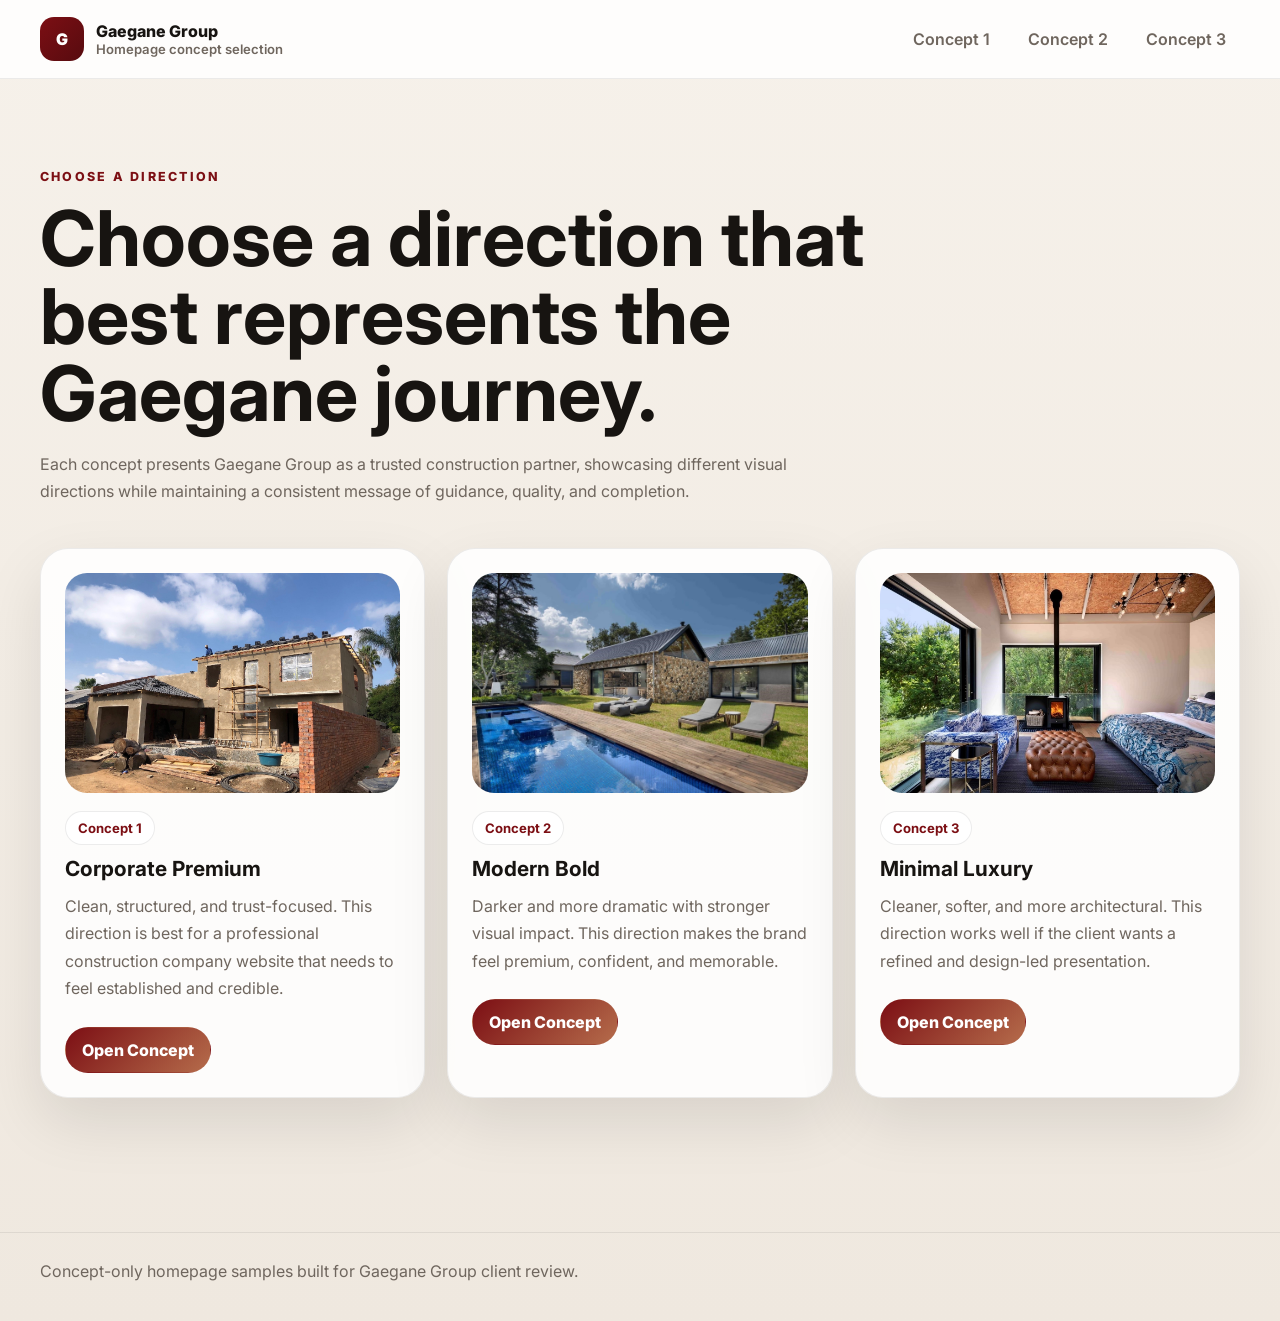
<file: gaegane-hero-samples-final/index.html>
<!doctype html>
<html lang="en">
<head>
<meta charset="UTF-8"><meta name="viewport" content="width=device-width, initial-scale=1.0">
<title>Gaegane Group — Homepage Concepts</title>
<link rel="preconnect" href="https://fonts.googleapis.com">
<link rel="preconnect" href="https://fonts.gstatic.com" crossorigin>
<link href="https://fonts.googleapis.com/css2?family=Inter:wght@400;500;600;700;800;900&display=swap" rel="stylesheet">
<link rel="stylesheet" href="shared.css">
<style>
body{background:linear-gradient(180deg,#f6f1ea,#efe8df)}
.hero{padding:86px 0 46px}
.selector-head{max-width:920px}
.selector-head p{max-width:760px}
</style>
</head>
<body>
<header class="site-header">
  <div class="container nav">
    <a class="brand" href="index.html">
      <span class="brand-mark">G</span>
      <span>Gaegane Group<br><small>Homepage concept selection</small></span>
    </a>
    <nav class="nav-links">
      <a href="concept-1-corporate.html">Concept 1</a>
      <a href="concept-2-bold.html">Concept 2</a>
      <a href="concept-3-minimal.html">Concept 3</a>
    </nav>
  </div>
</header>

<main class="hero">
  <section class="container">
    <div class="selector-head">
      <span class="eyebrow">Choose a direction</span>
      <h1>Choose a direction that best represents the Gaegane journey.</h1>
      <p>Each concept presents Gaegane Group as a trusted construction partner, showcasing different visual directions while maintaining a consistent message of guidance, quality, and completion.</p>
    </div>
  </section>

  <section class="container section" style="padding-top:28px">
    <div class="selector-grid">
      <article class="card selector-card">
        <div class="selector-thumb"><img src="images/diedericks-near.jpg" alt=""></div>
        <span class="tag">Concept 1</span>
        <h3>Corporate Premium</h3>
        <p>Clean, structured, and trust-focused. This direction is best for a professional construction company website that needs to feel established and credible.</p>
        <a class="btn btn-primary" href="concept-1-corporate.html">Open Concept</a>
      </article>

      <article class="card selector-card">
        <div class="selector-thumb"><img src="images/river-outdoor.jpg" alt=""></div>
        <span class="tag">Concept 2</span>
        <h3>Modern Bold</h3>
        <p>Darker and more dramatic with stronger visual impact. This direction makes the brand feel premium, confident, and memorable.</p>
        <a class="btn btn-primary" href="concept-2-bold.html">Open Concept</a>
      </article>

      <article class="card selector-card">
        <div class="selector-thumb"><img src="images/river-bedroom.jpg" alt=""></div>
        <span class="tag">Concept 3</span>
        <h3>Minimal Luxury</h3>
        <p>Cleaner, softer, and more architectural. This direction works well if the client wants a refined and design-led presentation.</p>
        <a class="btn btn-primary" href="concept-3-minimal.html">Open Concept</a>
      </article>
    </div>
  </section>
</main>

<footer class="footer">
  <div class="container">Concept-only homepage samples built for Gaegane Group client review.</div>
</footer>
</body>
</html>
</file>
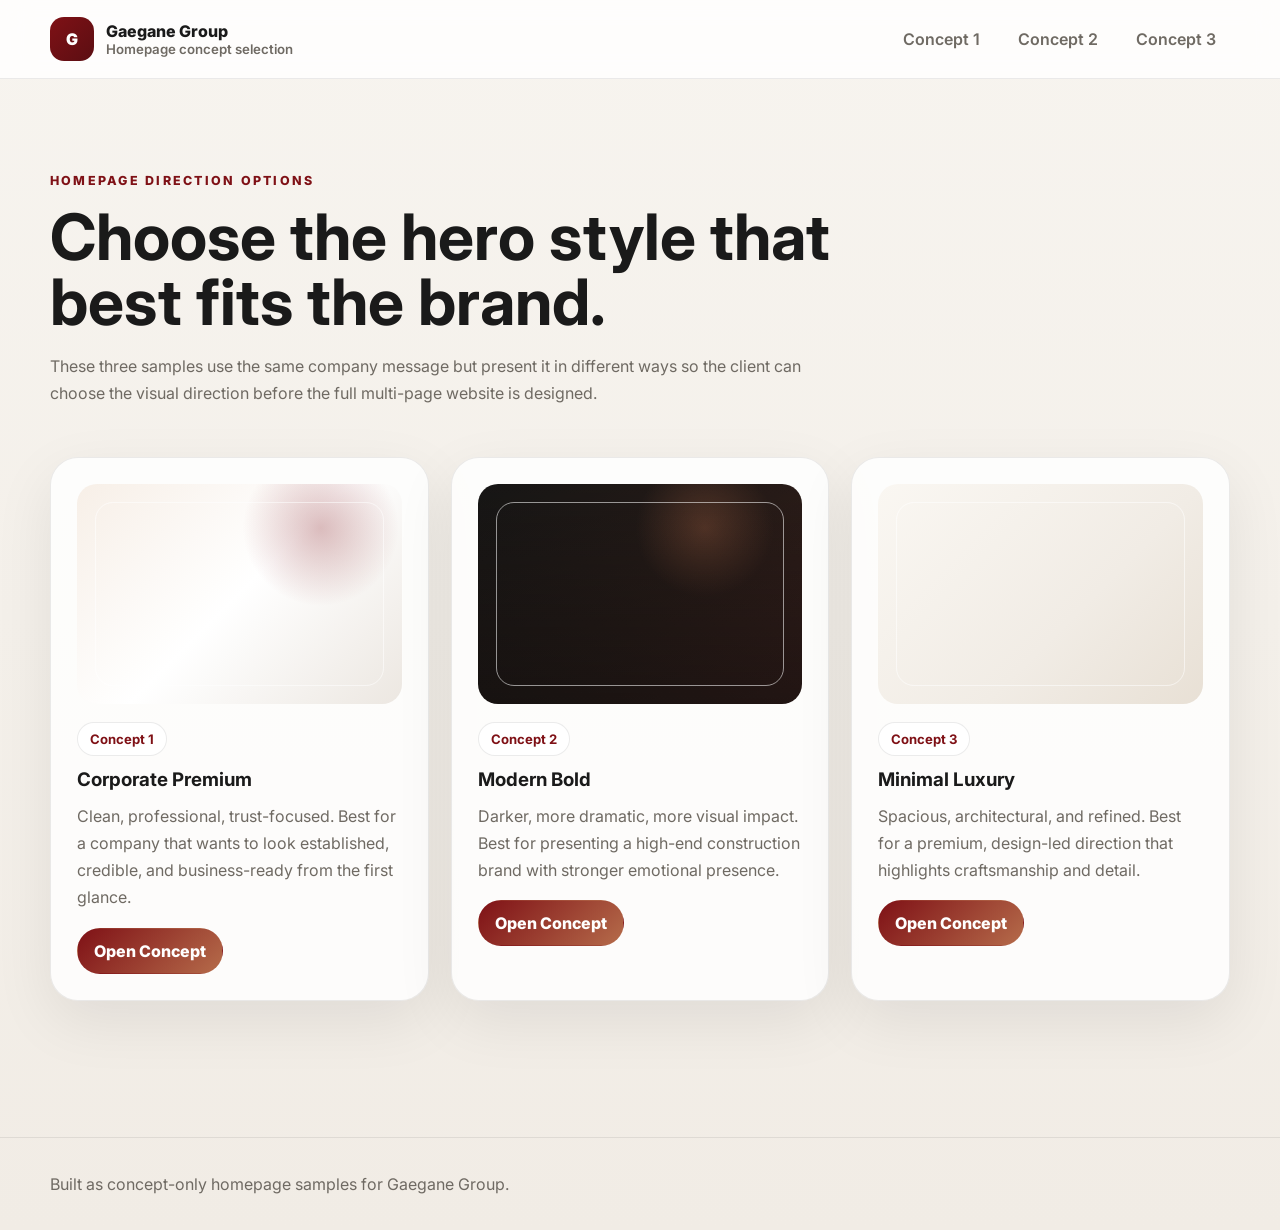
<file: gaegane-hero-samples/index.html>
<!doctype html>
<html lang="en">
<head>
  <meta charset="UTF-8" />
  <meta name="viewport" content="width=device-width, initial-scale=1.0" />
  <title>Gaegane Group — Hero Concepts</title>
  <link rel="preconnect" href="https://fonts.googleapis.com">
  <link rel="preconnect" href="https://fonts.gstatic.com" crossorigin>
  <link href="https://fonts.googleapis.com/css2?family=Inter:wght@400;500;600;700;800;900&display=swap" rel="stylesheet">
  <link rel="stylesheet" href="shared.css" />
  <style>
    body{background:linear-gradient(180deg,#f7f4ef,#f1ece5)}
    .hero-wrap{padding:90px 0 48px}
    .selector-head{max-width:900px}
    .selector-head p{max-width:760px}
    .option-card .actions{display:flex;gap:12px;flex-wrap:wrap;margin-top:16px}
    .option-card .btn{min-height:46px;padding:0 16px}
  </style>
</head>
<body>
  <header class="site-header">
    <div class="container nav">
      <a class="brand" href="index.html">
        <span class="brand-mark">G</span>
        <span>Gaegane Group<br><small>Homepage concept selection</small></span>
      </a>
      <nav class="nav-links">
        <a href="concept-1-corporate.html">Concept 1</a>
        <a href="concept-2-bold.html">Concept 2</a>
        <a href="concept-3-minimal.html">Concept 3</a>
      </nav>
    </div>
  </header>

  <main class="hero-wrap">
    <section class="container">
      <div class="selector-head">
        <span class="eyebrow">Homepage direction options</span>
        <h1>Choose the hero style that best fits the brand.</h1>
        <p>These three samples use the same company message but present it in different ways so the client can choose the visual direction before the full multi-page website is designed.</p>
      </div>
    </section>

    <section class="container section" style="padding-top:36px">
      <div class="options-grid">
        <article class="card option-card">
          <div class="option-thumb one"></div>
          <span class="tag">Concept 1</span>
          <h3>Corporate Premium</h3>
          <p>Clean, professional, trust-focused. Best for a company that wants to look established, credible, and business-ready from the first glance.</p>
          <div class="actions">
            <a class="btn btn-primary" href="concept-1-corporate.html">Open Concept</a>
          </div>
        </article>

        <article class="card option-card">
          <div class="option-thumb two"></div>
          <span class="tag">Concept 2</span>
          <h3>Modern Bold</h3>
          <p>Darker, more dramatic, more visual impact. Best for presenting a high-end construction brand with stronger emotional presence.</p>
          <div class="actions">
            <a class="btn btn-primary" href="concept-2-bold.html">Open Concept</a>
          </div>
        </article>

        <article class="card option-card">
          <div class="option-thumb three"></div>
          <span class="tag">Concept 3</span>
          <h3>Minimal Luxury</h3>
          <p>Spacious, architectural, and refined. Best for a premium, design-led direction that highlights craftsmanship and detail.</p>
          <div class="actions">
            <a class="btn btn-primary" href="concept-3-minimal.html">Open Concept</a>
          </div>
        </article>
      </div>
    </section>
  </main>

  <footer class="footer">
    <div class="container">
      Built as concept-only homepage samples for Gaegane Group.
    </div>
  </footer>
</body>
</html>
</file>
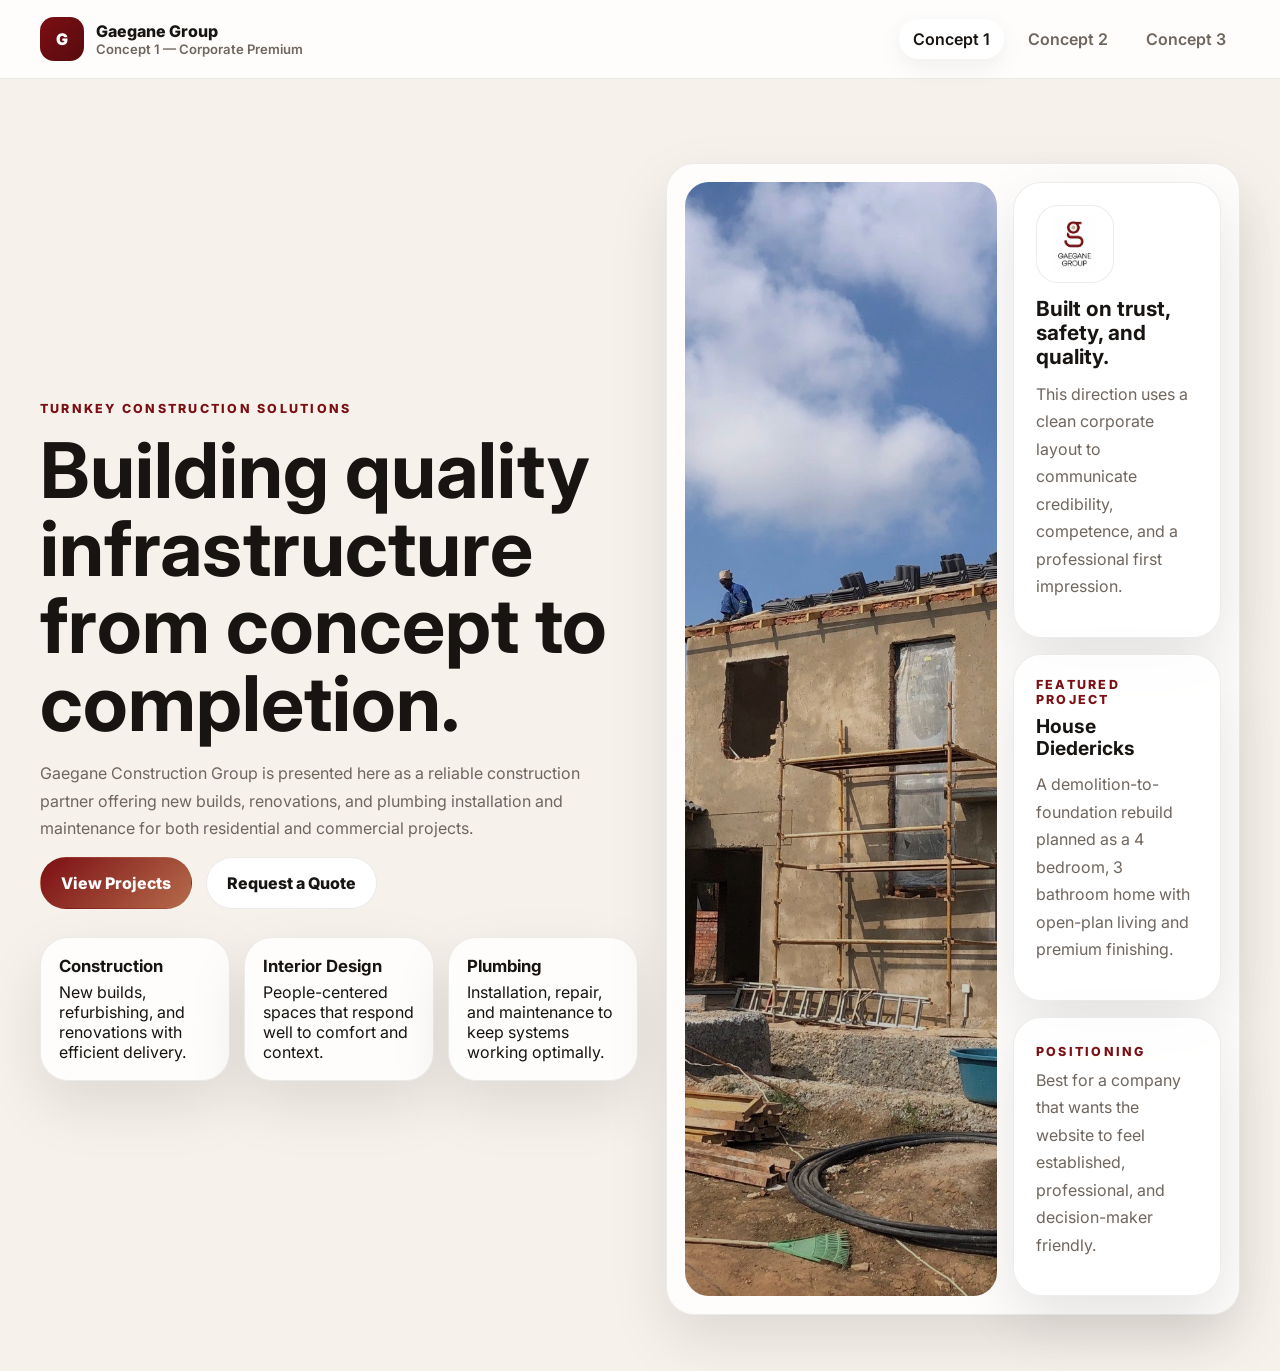
<file: gaegane-hero-samples-final/concept-1-corporate.html>
<!doctype html>
<html lang="en">
<head>
<meta charset="UTF-8"><meta name="viewport" content="width=device-width, initial-scale=1.0">
<title>Concept 1 — Corporate Premium</title>
<link rel="preconnect" href="https://fonts.googleapis.com">
<link rel="preconnect" href="https://fonts.gstatic.com" crossorigin>
<link href="https://fonts.googleapis.com/css2?family=Inter:wght@400;500;600;700;800;900&display=swap" rel="stylesheet">
<link rel="stylesheet" href="shared.css">
<style>
.hero{padding:84px 0 56px}
.hero-grid{display:grid;grid-template-columns:1.02fr .98fr;gap:28px;align-items:center}
.visual{padding:18px}
.visual-grid{display:grid;grid-template-columns:1.2fr .8fr;gap:16px;min-height:560px}
.hero-image{position:relative;overflow:hidden;border-radius:24px}
.hero-image img{width:100%;height:100%;object-fit:cover}
.hero-image::after{content:"";position:absolute;inset:0;background:linear-gradient(180deg,rgba(0,0,0,.08),rgba(0,0,0,.24))}
.info-stack{display:grid;gap:16px}
.info-card{padding:22px}
.logo-badge{width:78px;height:78px;border-radius:22px;background:#fff;display:grid;place-items:center;border:1px solid rgba(0,0,0,.08);margin-bottom:14px}
.logo-badge img{width:54px;height:54px;object-fit:contain}
.mini-grid{display:grid;grid-template-columns:repeat(3,1fr);gap:14px;margin-top:28px}
.mini-grid .card{padding:18px}
.mini-grid strong{display:block;color:var(--text);font-size:1.05rem;margin-bottom:6px}
@media (max-width:980px){.hero-grid,.visual-grid,.mini-grid{grid-template-columns:1fr}}
</style>
</head>
<body>
<header class="site-header">
  <div class="container nav">
    <a class="brand" href="index.html"><span class="brand-mark">G</span><span>Gaegane Group<br><small>Concept 1 — Corporate Premium</small></span></a>
    <nav class="nav-links">
      <a class="active" href="concept-1-corporate.html">Concept 1</a>
      <a href="concept-2-bold.html">Concept 2</a>
      <a href="concept-3-minimal.html">Concept 3</a>
    </nav>
  </div>
</header>

<main class="hero">
  <div class="container hero-grid">
    <section>
      <span class="eyebrow">Turnkey construction solutions</span>
      <h1>Building quality infrastructure from concept to completion.</h1>
      <p>Gaegane Construction Group is presented here as a reliable construction partner offering new builds, renovations, and plumbing installation and maintenance for both residential and commercial projects.</p>
      <div class="btn-row">
        <a class="btn btn-primary" href="#">View Projects</a>
        <a class="btn btn-secondary" href="#">Request a Quote</a>
      </div>
      <div class="mini-grid">
        <div class="card"><strong>Construction</strong><span>New builds, refurbishing, and renovations with efficient delivery.</span></div>
        <div class="card"><strong>Interior Design</strong><span>People-centered spaces that respond well to comfort and context.</span></div>
        <div class="card"><strong>Plumbing</strong><span>Installation, repair, and maintenance to keep systems working optimally.</span></div>
      </div>
    </section>

    <section class="card visual">
      <div class="visual-grid">
        <div class="hero-image">
          <img src="images/diedericks-near.jpg" alt="Gaegane residential construction project">
        </div>
        <div class="info-stack">
          <div class="card info-card">
            <div class="logo-badge"><img src="images/logo.jpg" alt="Gaegane logo"></div>
            <h3>Built on trust, safety, and quality.</h3>
            <p>This direction uses a clean corporate layout to communicate credibility, competence, and a professional first impression.</p>
          </div>
          <div class="card info-card">
            <span class="eyebrow" style="margin-bottom:8px">Featured project</span>
            <h3 style="font-size:1.2rem">House Diedericks</h3>
            <p>A demolition-to-foundation rebuild planned as a 4 bedroom, 3 bathroom home with open-plan living and premium finishing.</p>
          </div>
          <div class="card info-card">
            <span class="eyebrow" style="margin-bottom:8px">Positioning</span>
            <p>Best for a company that wants the website to feel established, professional, and decision-maker friendly.</p>
          </div>
        </div>
      </div>
    </section>
  </div>
</main>
</body>
</html>
</file>
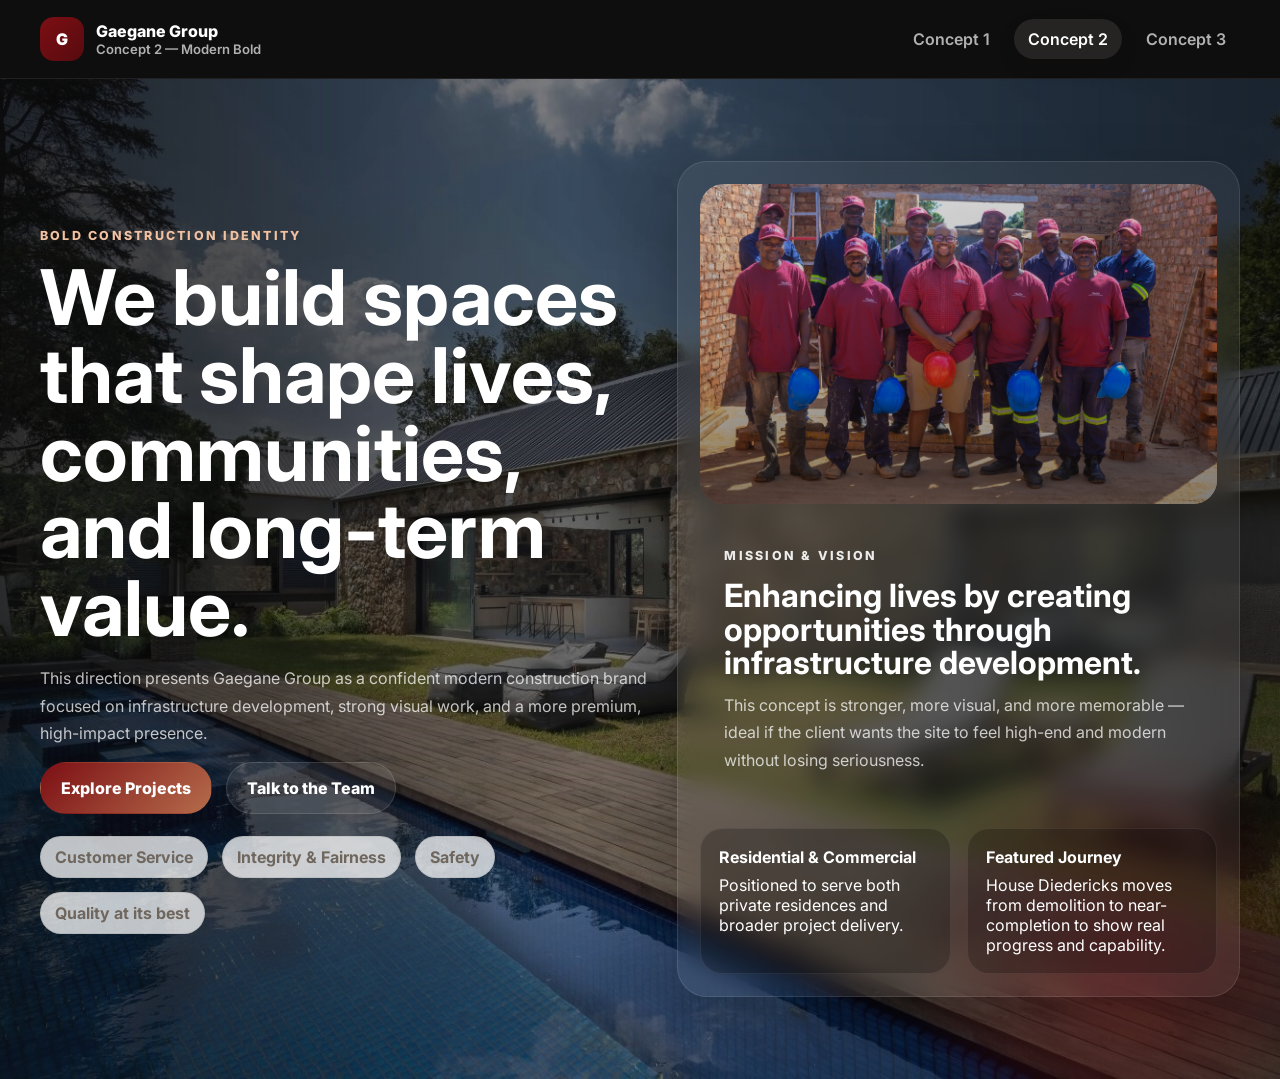
<file: gaegane-hero-samples-final/concept-2-bold.html>
<!doctype html>
<html lang="en">
<head>
<meta charset="UTF-8"><meta name="viewport" content="width=device-width, initial-scale=1.0">
<title>Concept 2 — Modern Bold</title>
<link rel="preconnect" href="https://fonts.googleapis.com">
<link rel="preconnect" href="https://fonts.gstatic.com" crossorigin>
<link href="https://fonts.googleapis.com/css2?family=Inter:wght@400;500;600;700;800;900&display=swap" rel="stylesheet">
<link rel="stylesheet" href="shared.css">
<style>
body{background:#131211;color:#fff}
p,li{color:rgba(255,255,255,.74)}
.site-header{background:rgba(15,14,14,.75);border-bottom-color:rgba(255,255,255,.08)}
.nav-links a{color:rgba(255,255,255,.68)}
.nav-links a.active,.nav-links a:hover{background:rgba(255,255,255,.09);color:#fff}
.hero{min-height:calc(100vh - 78px);position:relative;overflow:hidden}
.hero::before{content:"";position:absolute;inset:0;background:
 linear-gradient(90deg,rgba(10,10,10,.82),rgba(10,10,10,.50) 45%,rgba(10,10,10,.72)),
 url('images/river-outdoor.jpg') center/cover no-repeat}
.hero::after{content:"";position:absolute;inset:auto auto -14% 68%;width:40vw;height:40vw;border-radius:50%;background:radial-gradient(circle,rgba(124,15,20,.45),transparent 62%)}
.hero-inner{position:relative;z-index:1;display:grid;grid-template-columns:1fr .92fr;gap:26px;align-items:center;padding:82px 0}
.left h1{max-width:720px}
.eyebrow{color:#f2c1a1}
.btn-secondary{background:rgba(255,255,255,.08);border-color:rgba(255,255,255,.12);color:#fff}
.info-panel{padding:22px;background:rgba(255,255,255,.06);border:1px solid rgba(255,255,255,.10);border-radius:30px;backdrop-filter:blur(12px);box-shadow:0 24px 60px rgba(0,0,0,.24)}
.panel-grid{display:grid;gap:16px}
.hero-top{overflow:hidden;border-radius:24px;position:relative;height:320px}
.hero-top img{width:100%;height:100%;object-fit:cover}
.hero-top::after{content:"";position:absolute;inset:0;background:linear-gradient(180deg,rgba(0,0,0,.10),rgba(0,0,0,.44))}
.hero-copy{padding:24px}
.split-cards{display:grid;grid-template-columns:1fr 1fr;gap:16px}
.mini{padding:18px;border-radius:22px;background:rgba(0,0,0,.22);border:1px solid rgba(255,255,255,.08)}
.mini strong{display:block;color:#fff;margin-bottom:8px}
@media (max-width:980px){.hero-inner,.split-cards{grid-template-columns:1fr}}
</style>
</head>
<body>
<header class="site-header">
  <div class="container nav">
    <a class="brand" href="index.html"><span class="brand-mark">G</span><span>Gaegane Group<br><small style="color:rgba(255,255,255,.68)">Concept 2 — Modern Bold</small></span></a>
    <nav class="nav-links">
      <a href="concept-1-corporate.html">Concept 1</a>
      <a class="active" href="concept-2-bold.html">Concept 2</a>
      <a href="concept-3-minimal.html">Concept 3</a>
    </nav>
  </div>
</header>

<main class="hero">
  <div class="container hero-inner">
    <section class="left">
      <span class="eyebrow">Bold construction identity</span>
      <h1>We build spaces that shape lives, communities, and long-term value.</h1>
      <p>This direction presents Gaegane Group as a confident modern construction brand focused on infrastructure development, strong visual work, and a more premium, high-impact presence.</p>
      <div class="btn-row">
        <a class="btn btn-primary" href="#">Explore Projects</a>
        <a class="btn btn-secondary" href="#">Talk to the Team</a>
      </div>
      <div class="pill-row" style="margin-top:22px">
        <span class="pill">Customer Service</span>
        <span class="pill">Integrity & Fairness</span>
        <span class="pill">Safety</span>
        <span class="pill">Quality at its best</span>
      </div>
    </section>

    <section class="info-panel">
      <div class="panel-grid">
        <div class="hero-top">
          <img src="images/team.jpg" alt="Gaegane construction team">
        </div>
        <div class="hero-copy">
          <span class="eyebrow" style="color:#fff;opacity:.9">Mission & Vision</span>
          <h3 style="font-size:2rem;line-height:1.05;margin-bottom:12px">Enhancing lives by creating opportunities through infrastructure development.</h3>
          <p>This concept is stronger, more visual, and more memorable — ideal if the client wants the site to feel high-end and modern without losing seriousness.</p>
        </div>
        <div class="split-cards">
          <div class="mini">
            <strong>Residential & Commercial</strong>
            <span>Positioned to serve both private residences and broader project delivery.</span>
          </div>
          <div class="mini">
            <strong>Featured Journey</strong>
            <span>House Diedericks moves from demolition to near-completion to show real progress and capability.</span>
          </div>
        </div>
      </div>
    </section>
  </div>
</main>
</body>
</html>
</file>
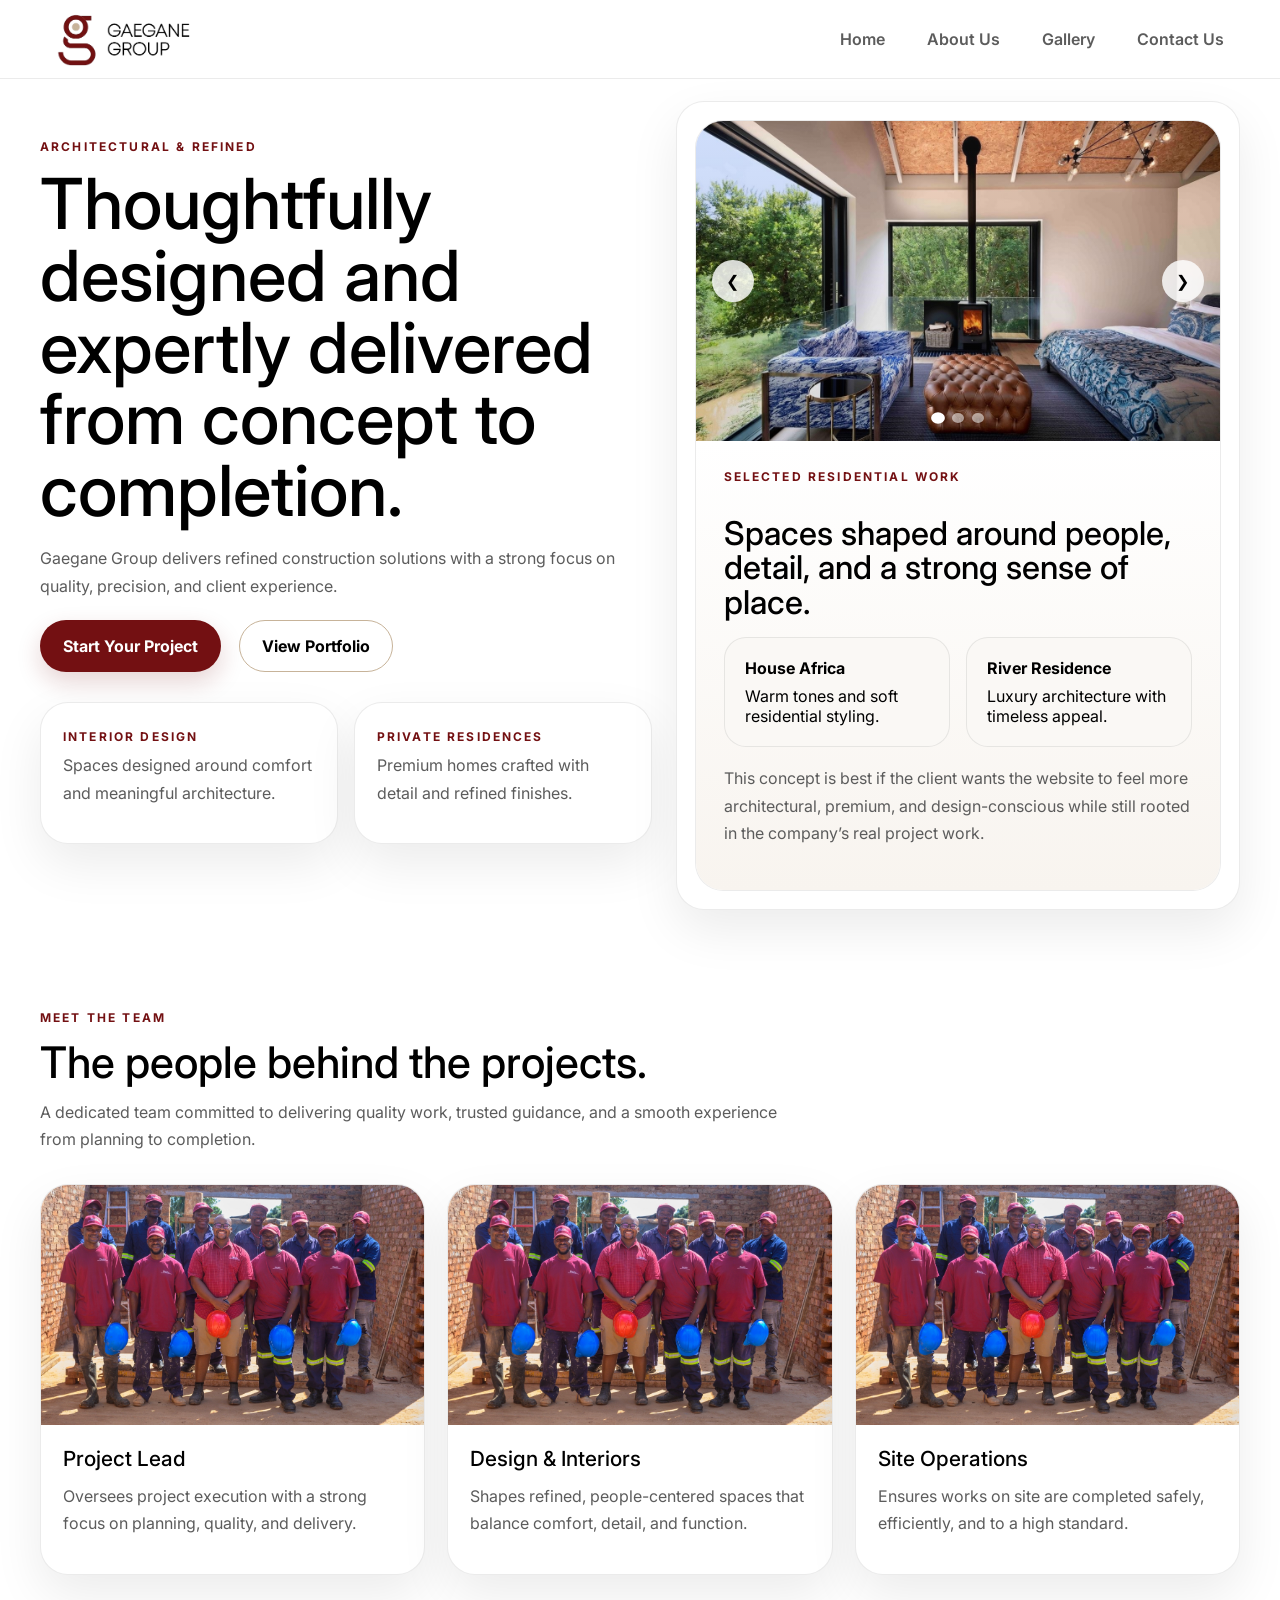
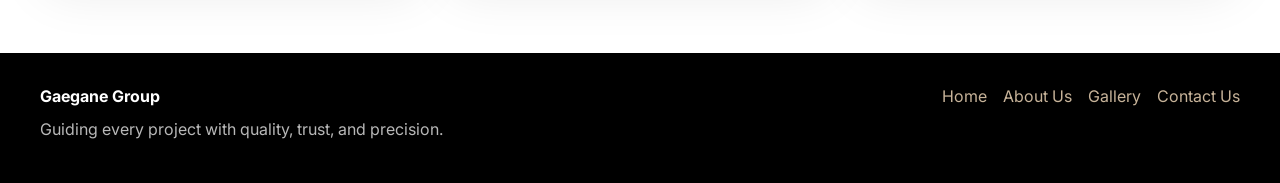
<file: gaegane-hero-samples-final/concept-3-minimal.html>
<!doctype html>
<html lang="en">
<head>
<meta charset="UTF-8">
<meta name="viewport" content="width=device-width, initial-scale=1.0">

<title>Concept 3 — Modern Luxury</title>

<link rel="preconnect" href="https://fonts.googleapis.com">
<link rel="preconnect" href="https://fonts.gstatic.com" crossorigin>
<link href="https://fonts.googleapis.com/css2?family=Inter:wght@400;500;600;700;800&display=swap" rel="stylesheet">
<link rel="stylesheet" href="Concept_3.css">
</head>

<body>

<header class="site-header">
  <div class="container nav">

    <a class="brand" href="index.html">
      <span class="brand-mark">
        <img src="images/horizont-bg.png" alt="Gaegane Group logo">
      </span>
    </a>

    <button class="menu-toggle" type="button" aria-label="Toggle menu" aria-expanded="false" aria-controls="navMenu" onclick="toggleMenu(this)">
      <span></span>
      <span></span>
      <span></span>
    </button>

    <nav class="nav-links" id="navMenu">
      <a href="#">Home</a>
      <a href="#">About Us</a>
      <a href="#">Gallery</a>
      <a href="#">Contact Us</a>
    </nav>

  </div>
</header>

<main class="hero">
  <div class="container hero-shell">

    <section class="left-wrap reveal">
      <span class="eyebrow">Architectural & refined</span>
      <h1>Thoughtfully designed and expertly delivered from concept to completion.</h1>
      <p>Gaegane Group delivers refined construction solutions with a strong focus on quality, precision, and client experience.</p>

      <div class="btn-row">
        <a class="btn btn-primary" href="#">Start Your Project</a>
        <a class="btn btn-secondary" href="#">View Portfolio</a>
      </div>

      <div class="notes">
        <div class="card note reveal">
          <span class="eyebrow note-label">Interior Design</span>
          <p>Spaces designed around comfort and meaningful architecture.</p>
        </div>

        <div class="card note reveal">
          <span class="eyebrow note-label">Private Residences</span>
          <p>Premium homes crafted with detail and refined finishes.</p>
        </div>
      </div>
    </section>

    <section class="card showcase reveal">
      <div class="inner">

        <div class="top-image slider" id="heroSlider">
          <div class="slides">
            <div class="slide active">
              <img src="images/river-bedroom.jpg" alt="Gaegane premium residence interior">
            </div>
            <div class="slide">
              <img src="images/river-outdoor.jpg" alt="Gaegane luxury residential exterior">
            </div>
            <div class="slide">
              <img src="images/diedericks-near.jpg" alt="Gaegane project in progress">
            </div>
          </div>

          <button class="slide-btn prev" type="button" aria-label="Previous slide">&#10094;</button>
          <button class="slide-btn next" type="button" aria-label="Next slide">&#10095;</button>

          <div class="slider-dots" aria-label="Slideshow navigation">
            <button class="dot active" type="button" aria-label="Go to slide 1"></button>
            <button class="dot" type="button" aria-label="Go to slide 2"></button>
            <button class="dot" type="button" aria-label="Go to slide 3"></button>
          </div>
        </div>

        <div class="bottom">
          <span class="eyebrow">Selected residential work</span>
          <h3>Spaces shaped around people, detail, and a strong sense of place.</h3>

          <div class="editorial">
            <div class="tile reveal">
              <strong>House Africa</strong>
              <span>Warm tones and soft residential styling.</span>
            </div>

            <div class="tile reveal">
              <strong>River Residence</strong>
              <span>Luxury architecture with timeless appeal.</span>
            </div>
          </div>

          <p>This concept is best if the client wants the website to feel more architectural, premium, and design-conscious while still rooted in the company’s real project work.</p>
        </div>
      </div>
    </section>

  </div>
</main>

<section class="team-section">
  <div class="container">
    <div class="team-intro reveal">
      <span class="eyebrow">Meet the Team</span>
      <h2>The people behind the projects.</h2>
      <p>A dedicated team committed to delivering quality work, trusted guidance, and a smooth experience from planning to completion.</p>
    </div>

    <div class="team-grid">
      <article class="card team-card reveal">
        <div class="team-image">
          <img src="images/team.jpg" alt="Gaegane team member">
        </div>
        <div class="team-copy">
          <h3>Project Lead</h3>
          <p>Oversees project execution with a strong focus on planning, quality, and delivery.</p>
        </div>
      </article>

      <article class="card team-card reveal">
        <div class="team-image">
          <img src="images/team.jpg" alt="Gaegane team member">
        </div>
        <div class="team-copy">
          <h3>Design & Interiors</h3>
          <p>Shapes refined, people-centered spaces that balance comfort, detail, and function.</p>
        </div>
      </article>

      <article class="card team-card reveal">
        <div class="team-image">
          <img src="images/team.jpg" alt="Gaegane team member">
        </div>
        <div class="team-copy">
          <h3>Site Operations</h3>
          <p>Ensures works on site are completed safely, efficiently, and to a high standard.</p>
        </div>
      </article>
    </div>
  </div>
</section>

<footer class="footer">
  <div class="container footer-inner">
    <div>
      <strong>Gaegane Group</strong>
      <p>Guiding every project with quality, trust, and precision.</p>
    </div>
    <div class="footer-links">
      <a href="#">Home</a>
      <a href="#">About Us</a>
      <a href="#">Gallery</a>
      <a href="#">Contact Us</a>
    </div>
  </div>
</footer>

<script>
function toggleMenu(button){
  const menu = document.getElementById("navMenu");
  const isOpen = menu.classList.toggle("active");
  button.setAttribute("aria-expanded", isOpen ? "true" : "false");
}

const slides = document.querySelectorAll(".slide");
const dots = document.querySelectorAll(".dot");
const prevBtn = document.querySelector(".slide-btn.prev");
const nextBtn = document.querySelector(".slide-btn.next");

let currentSlide = 0;
let sliderInterval;

function showSlide(index){
  slides.forEach((slide, i) => {
    slide.classList.toggle("active", i === index);
    dots[i].classList.toggle("active", i === index);
  });
  currentSlide = index;
}

function nextSlide(){
  const next = (currentSlide + 1) % slides.length;
  showSlide(next);
}

function prevSlide(){
  const prev = (currentSlide - 1 + slides.length) % slides.length;
  showSlide(prev);
}

if (nextBtn && prevBtn) {
  nextBtn.addEventListener("click", () => {
    nextSlide();
    resetSliderInterval();
  });

  prevBtn.addEventListener("click", () => {
    prevSlide();
    resetSliderInterval();
  });
}

dots.forEach((dot, index) => {
  dot.addEventListener("click", () => {
    showSlide(index);
    resetSliderInterval();
  });
});

function startSlider(){
  sliderInterval = setInterval(nextSlide, 5000);
}

function resetSliderInterval(){
  clearInterval(sliderInterval);
  startSlider();
}

startSlider();

const revealElements = document.querySelectorAll(".reveal");

const observer = new IntersectionObserver((entries) => {
  entries.forEach(entry => {
    if(entry.isIntersecting){
      entry.target.classList.add("revealed");
    }
  });
}, { threshold: 0.12 });

revealElements.forEach(el => observer.observe(el));
</script>

</body>
</html>
</file>
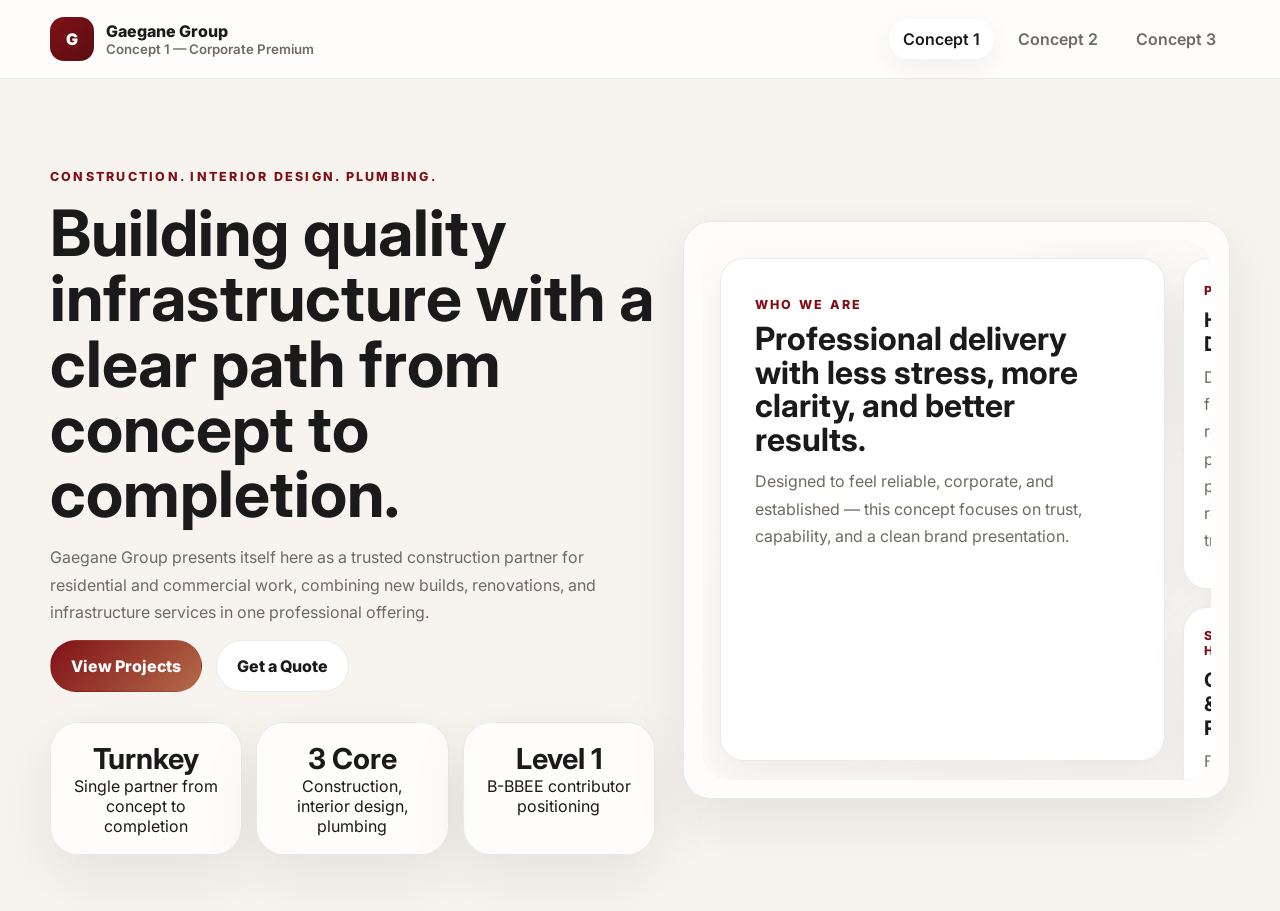
<file: gaegane-hero-samples/concept-1-corporate.html>
<!doctype html>
<html lang="en">
<head>
  <meta charset="UTF-8" />
  <meta name="viewport" content="width=device-width, initial-scale=1.0" />
  <title>Concept 1 — Corporate Premium</title>
  <link rel="preconnect" href="https://fonts.googleapis.com">
  <link rel="preconnect" href="https://fonts.gstatic.com" crossorigin>
  <link href="https://fonts.googleapis.com/css2?family=Inter:wght@400;500;600;700;800;900&display=swap" rel="stylesheet">
  <link rel="stylesheet" href="shared.css" />
  <style>
    .hero{padding:86px 0 56px}
    .hero-grid{display:grid;grid-template-columns:1.05fr .95fr;gap:28px;align-items:center}
    .visual{padding:18px}
    .site-shot{min-height:540px;border-radius:28px;overflow:hidden;position:relative;background:
      linear-gradient(135deg,rgba(255,255,255,.85),rgba(255,255,255,.55)),
      radial-gradient(circle at 78% 22%, rgba(127,17,22,.22), transparent 24%),
      linear-gradient(120deg,#f7efe7,#f5f2ed 40%,#ece7e1)}
    .site-shot .grid{position:absolute;inset:18px;display:grid;grid-template-columns:1.3fr .7fr;gap:18px}
    .panel{background:#fff;border:1px solid rgba(0,0,0,.08);border-radius:24px;box-shadow:0 16px 40px rgba(0,0,0,.06)}
    .copy-panel{padding:34px}
    .copy-panel h3{font-size:2rem;line-height:1.05;margin:0 0 12px}
    .copy-panel .hero-actions{margin-top:26px}
    .feature-strip{display:grid;grid-template-columns:repeat(3,1fr);gap:14px;padding:18px}
    .feature-item{padding:18px;border-radius:20px;background:#faf7f2;border:1px solid rgba(0,0,0,.08)}
    .right-stack{display:grid;gap:18px}
    .mini-card{padding:20px}
    .stats{display:grid;grid-template-columns:repeat(3,1fr);gap:14px;margin-top:30px}
    .stat{padding:18px;text-align:center}
    .stat strong{display:block;font-size:1.8rem;color:#1a1a1a}
    @media (max-width:980px){.hero-grid,.site-shot .grid,.stats,.feature-strip{grid-template-columns:1fr}.site-shot{min-height:auto}.site-shot .grid{position:relative;inset:auto;padding:18px}}
  </style>
</head>
<body>
  <header class="site-header">
    <div class="container nav">
      <a class="brand" href="index.html"><span class="brand-mark">G</span><span>Gaegane Group<br><small>Concept 1 — Corporate Premium</small></span></a>
      <nav class="nav-links">
        <a class="active" href="concept-1-corporate.html">Concept 1</a>
        <a href="concept-2-bold.html">Concept 2</a>
        <a href="concept-3-minimal.html">Concept 3</a>
      </nav>
    </div>
  </header>

  <main class="hero">
    <div class="container hero-grid">
      <section>
        <span class="eyebrow">Construction. Interior Design. Plumbing.</span>
        <h1>Building quality infrastructure with a clear path from concept to completion.</h1>
        <p>Gaegane Group presents itself here as a trusted construction partner for residential and commercial work, combining new builds, renovations, and infrastructure services in one professional offering.</p>
        <div class="hero-actions">
          <a class="btn btn-primary" href="#">View Projects</a>
          <a class="btn btn-secondary" href="#">Get a Quote</a>
        </div>
        <div class="stats">
          <div class="card stat"><strong>Turnkey</strong><span>Single partner from concept to completion</span></div>
          <div class="card stat"><strong>3 Core</strong><span>Construction, interior design, plumbing</span></div>
          <div class="card stat"><strong>Level 1</strong><span>B-BBEE contributor positioning</span></div>
        </div>
      </section>

      <section class="card visual">
        <div class="site-shot">
          <div class="grid">
            <div class="right-stack">
              <div class="panel copy-panel">
                <span class="eyebrow" style="margin-bottom:10px">Who we are</span>
                <h3>Professional delivery with less stress, more clarity, and better results.</h3>
                <p>Designed to feel reliable, corporate, and established — this concept focuses on trust, capability, and a clean brand presentation.</p>
              </div>
              <div class="feature-strip">
                <div class="feature-item"><strong>Customer Service</strong><p>Friendly, professional, and responsive client experience.</p></div>
                <div class="feature-item"><strong>Safety</strong><p>Responsible delivery built around safe working standards.</p></div>
                <div class="feature-item"><strong>Quality</strong><p>Work positioned around lasting value and careful execution.</p></div>
              </div>
            </div>
            <div class="right-stack">
              <div class="panel mini-card">
                <span class="eyebrow" style="margin-bottom:10px">Projects</span>
                <h3 style="font-size:1.25rem;margin:0 0 8px">House Diedericks</h3>
                <p>Demolition-to-foundation rebuild positioned as a premium residential transformation.</p>
              </div>
              <div class="panel mini-card">
                <span class="eyebrow" style="margin-bottom:10px">Service Highlight</span>
                <h3 style="font-size:1.25rem;margin:0 0 8px">Construction & Renovation</h3>
                <p>Built to communicate less stressful, efficient, and cost-effective delivery.</p>
              </div>
              <div class="panel mini-card">
                <span class="eyebrow" style="margin-bottom:10px">Brand Feel</span>
                <p>Strong for companies that want a polished, conservative, and decision-maker-friendly first impression.</p>
              </div>
            </div>
          </div>
        </div>
      </section>
    </div>
  </main>
</body>
</html>
</file>
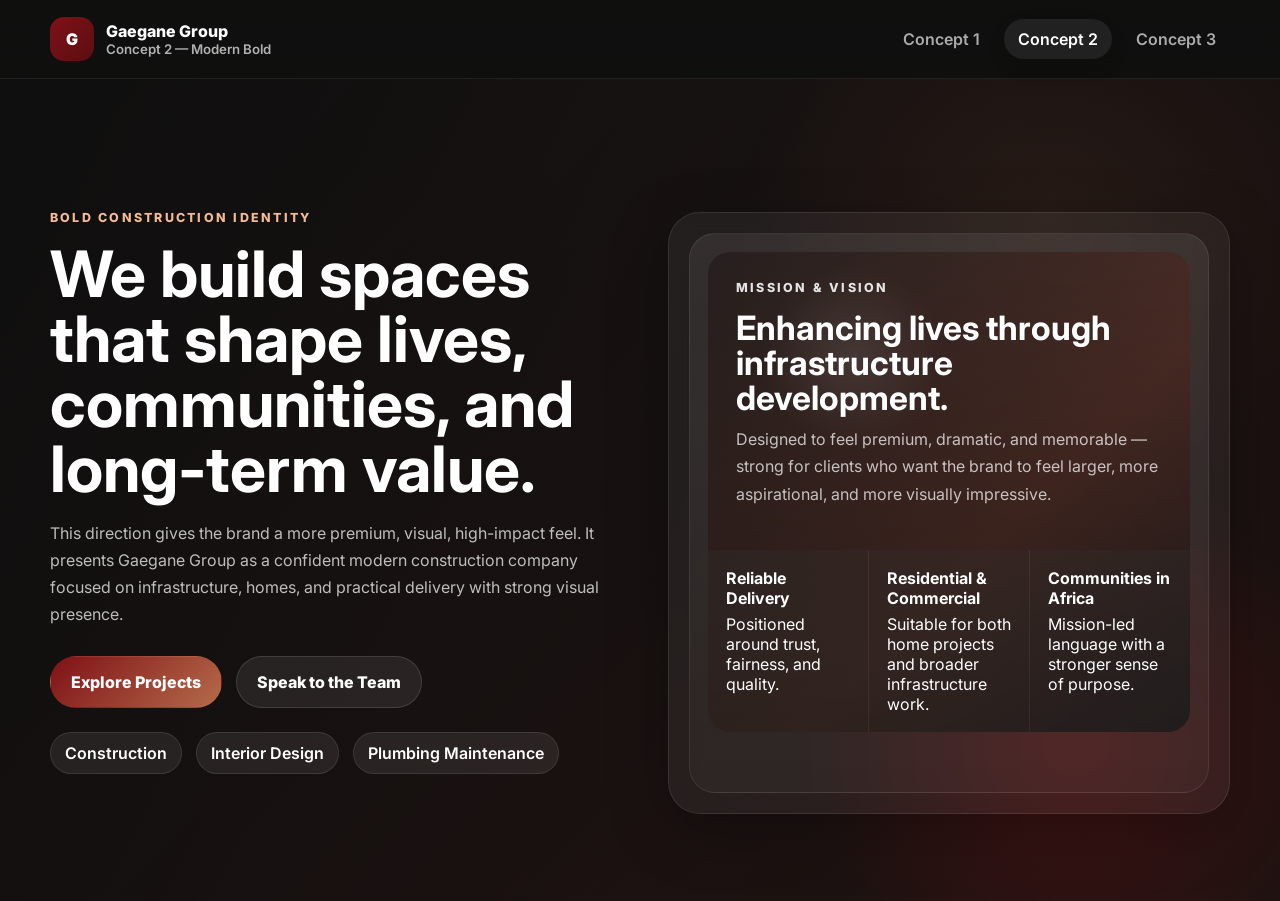
<file: gaegane-hero-samples/concept-2-bold.html>
<!doctype html>
<html lang="en">
<head>
  <meta charset="UTF-8" />
  <meta name="viewport" content="width=device-width, initial-scale=1.0" />
  <title>Concept 2 — Modern Bold</title>
  <link rel="preconnect" href="https://fonts.googleapis.com">
  <link rel="preconnect" href="https://fonts.gstatic.com" crossorigin>
  <link href="https://fonts.googleapis.com/css2?family=Inter:wght@400;500;600;700;800;900&display=swap" rel="stylesheet">
  <link rel="stylesheet" href="shared.css" />
  <style>
    body{background:#141312;color:#fff}
    p,li{color:rgba(255,255,255,.72)}
    .site-header{background:rgba(15,14,14,.72);border-bottom-color:rgba(255,255,255,.08)}
    .nav-links a{color:rgba(255,255,255,.65)}
    .nav-links a.active,.nav-links a:hover{background:rgba(255,255,255,.08);color:#fff}
    .hero{min-height:calc(100vh - 78px);display:grid;place-items:center;position:relative;overflow:hidden}
    .hero::before{content:"";position:absolute;inset:0;background:
      linear-gradient(115deg, rgba(12,12,12,.84), rgba(12,12,12,.58) 42%, rgba(12,12,12,.72)),
      radial-gradient(circle at 82% 18%, rgba(181,107,74,.32), transparent 24%),
      linear-gradient(135deg,#1e1b1a,#271816 52%,#4a231d)}
    .hero::after{content:"";position:absolute;inset:auto -8% -18% auto;width:48vw;height:48vw;border-radius:50%;background:radial-gradient(circle, rgba(127,17,22,.38), transparent 62%)}
    .hero-inner{position:relative;z-index:1;display:grid;grid-template-columns:1fr .95fr;gap:26px;align-items:end}
    .left{padding:40px 0}
    .eyebrow{color:#f3ba95}
    .left h1{max-width:740px}
    .hero-actions{margin:28px 0 24px}
    .pill-row span{display:inline-flex;align-items:center;padding:10px 14px;border-radius:999px;background:rgba(255,255,255,.08);border:1px solid rgba(255,255,255,.1);color:#fff;font-weight:600}
    .visual-card{padding:20px;background:rgba(255,255,255,.06);border:1px solid rgba(255,255,255,.09);border-radius:32px;backdrop-filter:blur(12px);box-shadow:0 18px 60px rgba(0,0,0,.28)}
    .image-shell{min-height:560px;border-radius:26px;padding:18px;background:linear-gradient(180deg,rgba(255,255,255,.08),rgba(255,255,255,.03));border:1px solid rgba(255,255,255,.08)}
    .hero-display{height:100%;border-radius:22px;display:grid;grid-template-rows:1fr auto;overflow:hidden;background:
      linear-gradient(180deg, rgba(0,0,0,.12), rgba(0,0,0,.44)),
      radial-gradient(circle at 30% 22%, rgba(255,255,255,.12), transparent 18%),
      linear-gradient(135deg,#2b2423,#55322a 60%,#2f2424)}
    .display-top{padding:28px;display:grid;align-content:end}
    .display-top h3{font-size:2.1rem;line-height:1.04;margin:0 0 10px}
    .display-bottom{display:grid;grid-template-columns:repeat(3,1fr);gap:1px;background:rgba(255,255,255,.08)}
    .display-bottom div{padding:18px;background:rgba(0,0,0,.26)}
    .display-bottom strong{display:block;color:#fff;margin-bottom:6px}
    @media (max-width:980px){.hero-inner,.display-bottom{grid-template-columns:1fr}.image-shell{min-height:420px}}
  </style>
</head>
<body>
  <header class="site-header">
    <div class="container nav">
      <a class="brand" href="index.html"><span class="brand-mark">G</span><span>Gaegane Group<br><small style="color:rgba(255,255,255,.68)">Concept 2 — Modern Bold</small></span></a>
      <nav class="nav-links">
        <a href="concept-1-corporate.html">Concept 1</a>
        <a class="active" href="concept-2-bold.html">Concept 2</a>
        <a href="concept-3-minimal.html">Concept 3</a>
      </nav>
    </div>
  </header>

  <main class="hero">
    <div class="container hero-inner">
      <section class="left">
        <span class="eyebrow">Bold construction identity</span>
        <h1>We build spaces that shape lives, communities, and long-term value.</h1>
        <p>This direction gives the brand a more premium, visual, high-impact feel. It presents Gaegane Group as a confident modern construction company focused on infrastructure, homes, and practical delivery with strong visual presence.</p>
        <div class="hero-actions">
          <a class="btn btn-primary" href="#">Explore Projects</a>
          <a class="btn btn-secondary" href="#" style="background:rgba(255,255,255,.08);border-color:rgba(255,255,255,.12);color:#fff">Speak to the Team</a>
        </div>
        <div class="pill-row">
          <span>Construction</span>
          <span>Interior Design</span>
          <span>Plumbing Maintenance</span>
        </div>
      </section>

      <section class="visual-card">
        <div class="image-shell">
          <div class="hero-display">
            <div class="display-top">
              <span class="eyebrow" style="color:#fff;opacity:.88">Mission & Vision</span>
              <h3>Enhancing lives through infrastructure development.</h3>
              <p>Designed to feel premium, dramatic, and memorable — strong for clients who want the brand to feel larger, more aspirational, and more visually impressive.</p>
            </div>
            <div class="display-bottom">
              <div><strong>Reliable Delivery</strong><span>Positioned around trust, fairness, and quality.</span></div>
              <div><strong>Residential & Commercial</strong><span>Suitable for both home projects and broader infrastructure work.</span></div>
              <div><strong>Communities in Africa</strong><span>Mission-led language with a stronger sense of purpose.</span></div>
            </div>
          </div>
        </div>
      </section>
    </div>
  </main>
</body>
</html>
</file>
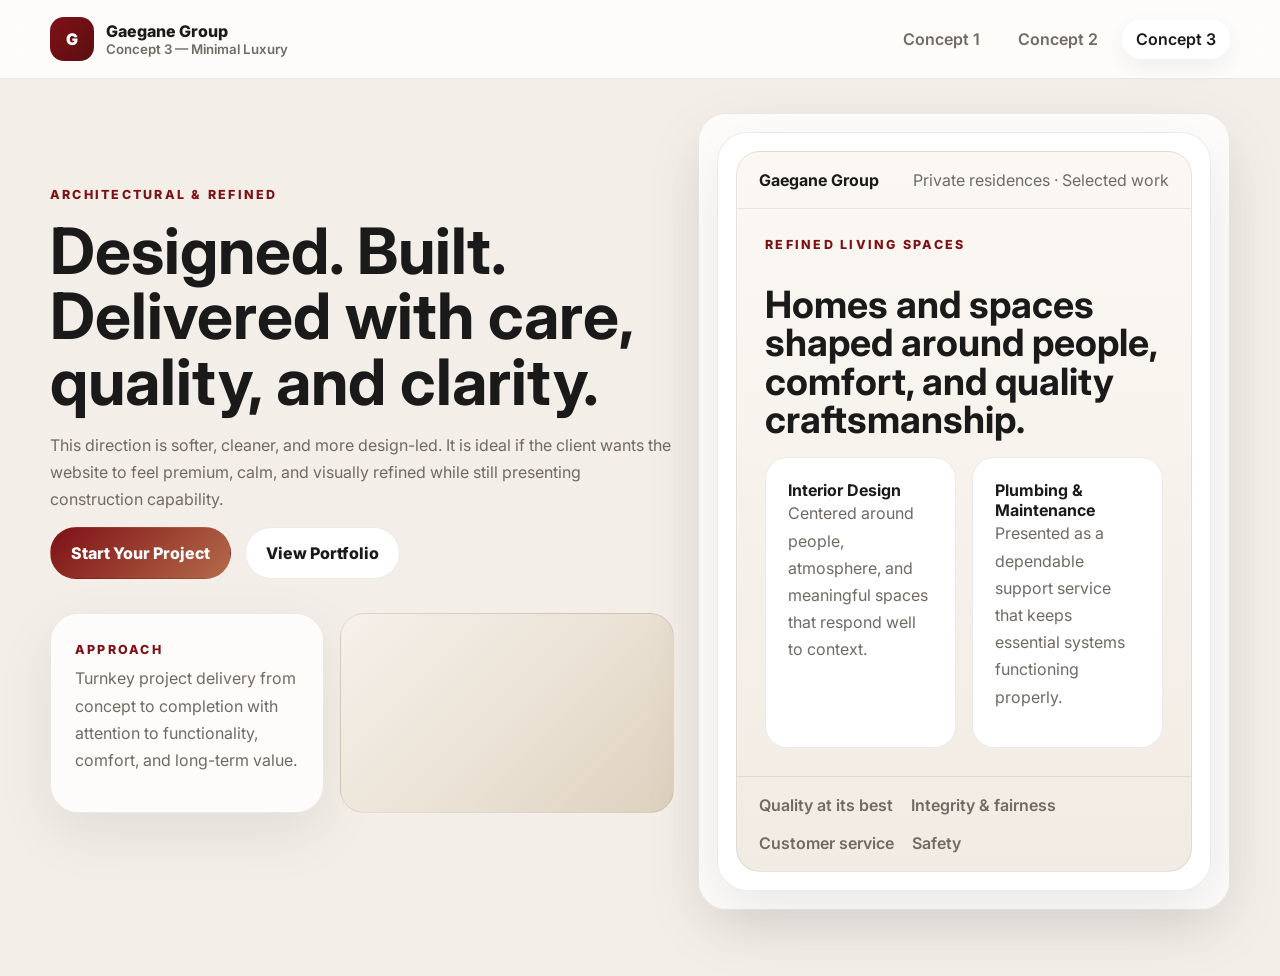
<file: gaegane-hero-samples/concept-3-minimal.html>
<!doctype html>
<html lang="en">
<head>
  <meta charset="UTF-8" />
  <meta name="viewport" content="width=device-width, initial-scale=1.0" />
  <title>Concept 3 — Minimal Luxury</title>
  <link rel="preconnect" href="https://fonts.googleapis.com">
  <link rel="preconnect" href="https://fonts.gstatic.com" crossorigin>
  <link href="https://fonts.googleapis.com/css2?family=Inter:wght@400;500;600;700;800;900&display=swap" rel="stylesheet">
  <link rel="stylesheet" href="shared.css" />
  <style>
    body{background:#f3eee7}
    .hero{padding:34px 0 66px}
    .hero-shell{display:grid;grid-template-columns:1.08fr .92fr;gap:24px;align-items:stretch}
    .left-wrap{padding:70px 0 30px}
    .left-wrap h1{max-width:680px}
    .arch-grid{display:grid;grid-template-columns:.9fr 1.1fr;gap:16px;margin-top:34px}
    .arch-card{padding:24px}
    .tone-block{min-height:190px;border-radius:24px;background:
      linear-gradient(135deg,#f5f0ea,#ebe2d5 55%,#ddd0be);
      border:1px solid rgba(0,0,0,.08)}
    .right-wrap{padding:18px}
    .showcase{min-height:620px;border-radius:30px;padding:18px;background:#fff;border:1px solid rgba(0,0,0,.08);box-shadow:0 22px 60px rgba(0,0,0,.08)}
    .inner{height:100%;border-radius:24px;border:1px solid rgba(0,0,0,.08);display:grid;grid-template-rows:auto 1fr auto;overflow:hidden;background:linear-gradient(180deg,#fbf8f3,#f1ebe3)}
    .topbar{padding:18px 22px;border-bottom:1px solid rgba(0,0,0,.08);display:flex;justify-content:space-between;align-items:center}
    .magazine{padding:28px;display:grid;align-content:center;gap:18px}
    .magazine h3{font-size:2.35rem;line-height:1.02;margin:0}
    .editorial{display:grid;grid-template-columns:1fr 1fr;gap:16px}
    .editorial .tile{padding:22px;border-radius:22px;background:#fff;border:1px solid rgba(0,0,0,.08)}
    .bottom-band{padding:18px 22px;border-top:1px solid rgba(0,0,0,.08);display:flex;gap:18px;flex-wrap:wrap}
    .bottom-band span{color:#6f6a63;font-weight:600}
    @media (max-width:980px){.hero-shell,.arch-grid,.editorial{grid-template-columns:1fr}.showcase{min-height:460px}}
  </style>
</head>
<body>
  <header class="site-header">
    <div class="container nav">
      <a class="brand" href="index.html"><span class="brand-mark">G</span><span>Gaegane Group<br><small>Concept 3 — Minimal Luxury</small></span></a>
      <nav class="nav-links">
        <a href="concept-1-corporate.html">Concept 1</a>
        <a href="concept-2-bold.html">Concept 2</a>
        <a class="active" href="concept-3-minimal.html">Concept 3</a>
      </nav>
    </div>
  </header>

  <main class="hero">
    <div class="container hero-shell">
      <section class="left-wrap">
        <span class="eyebrow">Architectural & refined</span>
        <h1>Designed. Built. Delivered with care, quality, and clarity.</h1>
        <p>This direction is softer, cleaner, and more design-led. It is ideal if the client wants the website to feel premium, calm, and visually refined while still presenting construction capability.</p>
        <div class="hero-actions">
          <a class="btn btn-primary" href="#">Start Your Project</a>
          <a class="btn btn-secondary" href="#">View Portfolio</a>
        </div>

        <div class="arch-grid">
          <div class="card arch-card">
            <span class="eyebrow" style="margin-bottom:8px">Approach</span>
            <p>Turnkey project delivery from concept to completion with attention to functionality, comfort, and long-term value.</p>
          </div>
          <div class="tone-block"></div>
        </div>
      </section>

      <section class="right-wrap card">
        <div class="showcase">
          <div class="inner">
            <div class="topbar">
              <strong>Gaegane Group</strong>
              <span style="color:#6f6a63">Private residences · Selected work</span>
            </div>
            <div class="magazine">
              <span class="eyebrow">Refined living spaces</span>
              <h3>Homes and spaces shaped around people, comfort, and quality craftsmanship.</h3>
              <div class="editorial">
                <div class="tile">
                  <strong>Interior Design</strong>
                  <p>Centered around people, atmosphere, and meaningful spaces that respond well to context.</p>
                </div>
                <div class="tile">
                  <strong>Plumbing & Maintenance</strong>
                  <p>Presented as a dependable support service that keeps essential systems functioning properly.</p>
                </div>
              </div>
            </div>
            <div class="bottom-band">
              <span>Quality at its best</span>
              <span>Integrity & fairness</span>
              <span>Customer service</span>
              <span>Safety</span>
            </div>
          </div>
        </div>
      </section>
    </div>
  </main>
</body>
</html>
</file>
<file: gaegane-hero-samples-final/shared.css>
:root{
  --bg:#f6f1ea;
  --surface:#ffffff;
  --text:#171411;
  --muted:#6f665e;
  --line:rgba(23,20,17,.08);
  --brand:#7c0f14;
  --brand-2:#b56c4b;
  --dark:#121111;
  --shadow:0 24px 60px rgba(0,0,0,.10);
  --radius:28px;
}
*{box-sizing:border-box}
html{scroll-behavior:smooth}
body{margin:0;font-family:Inter,system-ui,sans-serif;background:var(--bg);color:var(--text)}
a{text-decoration:none;color:inherit}
img{display:block;max-width:100%}
.container{width:min(1200px,calc(100% - 32px));margin:0 auto}
.site-header{position:sticky;top:0;z-index:30;background:rgba(255,255,255,.84);backdrop-filter:blur(14px);border-bottom:1px solid var(--line)}
.nav{min-height:78px;display:flex;align-items:center;justify-content:space-between;gap:20px}
.brand{display:flex;align-items:center;gap:12px;font-weight:800}
.brand-mark{width:44px;height:44px;border-radius:14px;display:grid;place-items:center;background:linear-gradient(135deg,var(--brand),#570b0f);color:#fff;font-weight:900}
.brand small{display:block;color:var(--muted);font-size:.82rem;font-weight:600}
.nav-links{display:flex;gap:10px;flex-wrap:wrap}
.nav-links a{padding:10px 14px;border-radius:999px;color:var(--muted);font-weight:600}
.nav-links a:hover,.nav-links a.active{background:#fff;color:var(--text);box-shadow:0 8px 24px rgba(0,0,0,.06)}
.section{padding:88px 0}
.eyebrow{display:inline-block;margin-bottom:16px;font-size:.78rem;letter-spacing:.18em;text-transform:uppercase;font-weight:800;color:var(--brand)}
h1{font-size:clamp(2.8rem,6vw,5.4rem);line-height:1.01;margin:0 0 18px}
h2{font-size:clamp(1.7rem,3.5vw,2.8rem);line-height:1.05;margin:0 0 14px}
h3{font-size:1.3rem;line-height:1.15;margin:0 0 12px}
p{margin:0 0 14px;color:var(--muted);line-height:1.72}
ul{margin:0;padding-left:18px}
li{margin:8px 0;color:var(--muted)}
.btn-row{display:flex;gap:14px;flex-wrap:wrap;align-items:center}
.btn{display:inline-flex;align-items:center;justify-content:center;gap:10px;min-height:52px;padding:0 20px;border-radius:999px;font-weight:800;border:1px solid transparent}
.btn-primary{background:linear-gradient(135deg,var(--brand),var(--brand-2));color:#fff}
.btn-secondary{background:#fff;border-color:var(--line)}
.card{background:rgba(255,255,255,.86);border:1px solid var(--line);border-radius:var(--radius);box-shadow:var(--shadow)}
.footer{padding:28px 0 40px;border-top:1px solid var(--line);color:var(--muted)}
.selector-grid{display:grid;grid-template-columns:repeat(3,1fr);gap:22px}
.selector-card{padding:24px}
.selector-thumb{height:220px;border-radius:22px;margin-bottom:18px;overflow:hidden;position:relative}
.selector-thumb img{width:100%;height:100%;object-fit:cover}
.selector-card .tag{display:inline-flex;padding:8px 12px;border-radius:999px;background:#fff;border:1px solid var(--line);font-size:.82rem;font-weight:700;color:var(--brand);margin-bottom:12px}
.selector-card .btn{margin-top:10px;min-height:46px;padding:0 16px}
.stat-row,.pill-row{display:flex;gap:14px;flex-wrap:wrap}
.stat-pill,.pill{display:inline-flex;align-items:center;gap:8px;padding:10px 14px;border:1px solid var(--line);background:rgba(255,255,255,.74);border-radius:999px;color:var(--muted);font-weight:700}
@media (max-width:980px){.selector-grid{grid-template-columns:1fr}}
@media (max-width:760px){.nav{flex-direction:column;align-items:flex-start;padding:14px 0}}
</file>
<file: gaegane-hero-samples/shared.css>
:root{
  --bg:#f7f4ef;
  --text:#1a1a1a;
  --muted:#6f6a63;
  --brand:#7f1116;
  --brand-2:#b56b4a;
  --line:rgba(0,0,0,.08);
  --card:#ffffff;
}
*{box-sizing:border-box}
html{scroll-behavior:smooth}
body{margin:0;font-family:Inter,system-ui,-apple-system,Segoe UI,Roboto,sans-serif;color:var(--text);background:var(--bg)}
a{text-decoration:none;color:inherit}
.container{width:min(1180px,calc(100% - 32px));margin:0 auto}
.site-header{position:sticky;top:0;z-index:30;background:rgba(255,255,255,.82);backdrop-filter:blur(14px);border-bottom:1px solid var(--line)}
.nav{display:flex;align-items:center;justify-content:space-between;gap:24px;min-height:78px}
.brand{display:flex;align-items:center;gap:12px;font-weight:800}
.brand-mark{width:44px;height:44px;border-radius:14px;display:grid;place-items:center;background:linear-gradient(135deg,var(--brand),#5b0e12);color:#fff;font-weight:900}
.brand small{display:block;font-size:.83rem;color:var(--muted);font-weight:600}
.nav-links{display:flex;gap:10px;flex-wrap:wrap}
.nav-links a{padding:10px 14px;border-radius:999px;color:var(--muted);font-weight:600}
.nav-links a.active,.nav-links a:hover{background:#fff;color:var(--text);box-shadow:0 8px 24px rgba(0,0,0,.06)}
.btn{display:inline-flex;align-items:center;justify-content:center;gap:10px;min-height:52px;padding:0 20px;border-radius:999px;font-weight:800;border:1px solid transparent}
.btn-primary{background:linear-gradient(135deg,var(--brand),var(--brand-2));color:#fff}
.btn-secondary{background:#fff;border-color:var(--line)}
.section{padding:88px 0}
.eyebrow{display:inline-block;font-size:.78rem;letter-spacing:.18em;text-transform:uppercase;color:var(--brand);font-weight:800;margin-bottom:16px}
h1{font-size:clamp(2.6rem,5vw,5rem);line-height:1.02;margin:0 0 18px}
h2{font-size:clamp(1.6rem,3vw,2.6rem);line-height:1.08;margin:0 0 14px}
h3{margin:0 0 12px}
p{margin:0 0 14px;color:var(--muted);line-height:1.7}
ul{margin:0;padding-left:18px}
li{margin:8px 0;color:var(--muted)}
.hero-actions,.pill-row,.mini-stats{display:flex;gap:14px;flex-wrap:wrap;align-items:center}
.card{background:rgba(255,255,255,.82);border:1px solid var(--line);border-radius:28px;box-shadow:0 20px 60px rgba(0,0,0,.08)}
.footer{padding:36px 0;border-top:1px solid var(--line);color:var(--muted)}
.options-grid{display:grid;grid-template-columns:repeat(3,1fr);gap:22px}
.option-card{padding:26px}
.option-thumb{height:220px;border-radius:20px;overflow:hidden;margin-bottom:18px;position:relative}
.option-thumb.one{background:
 radial-gradient(circle at 75% 20%, rgba(127,17,22,.28), transparent 26%),
 linear-gradient(135deg,#f7efe7 0%,#fff 50%,#ece7e1 100%)}
.option-thumb.two{background:
 linear-gradient(180deg,rgba(10,10,10,.28),rgba(10,10,10,.62)),
 radial-gradient(circle at 70% 20%, rgba(181,107,74,.5), transparent 24%),
 linear-gradient(135deg,#1b1a19,#31211c 55%,#482621)}
.option-thumb.three{background:
 linear-gradient(135deg,#faf7f2,#f1ece5 60%,#e8e0d5)}
.option-thumb::after{content:"";position:absolute;inset:18px;border-radius:18px;border:1px solid rgba(255,255,255,.55)}
.option-card .tag{display:inline-flex;padding:8px 12px;border-radius:999px;background:#fff;border:1px solid var(--line);font-size:.82rem;font-weight:700;color:var(--brand);margin-bottom:12px}
@media (max-width:980px){.options-grid{grid-template-columns:1fr}}
@media (max-width:720px){.nav{flex-direction:column;align-items:flex-start;padding:14px 0}.nav-links{width:100%}}
</file>
<file: gaegane-hero-samples-final/Concept_3.css>
:root{
  --primary:#731012;
  --black:#000000;
  --white:#ffffff;
  --gold:#c7b399;

  --bg:#ffffff;
  --surface:#ffffff;
  --text:#000000;
  --muted:#5c5c5c;
  --line:rgba(0,0,0,.08);

  --shadow:0 20px 50px rgba(0,0,0,.08);
  --shadow-soft:0 12px 30px rgba(0,0,0,.06);
  --radius:28px;
}

*{box-sizing:border-box}

html{
  scroll-behavior:smooth;
}

body{
  margin:0;
  font-family:'Gilroy','Inter',system-ui,sans-serif;
  background:var(--bg);
  color:var(--text);
}

a{
  text-decoration:none;
  color:inherit;
}

img{
  display:block;
  max-width:100%;
}

.container{
  width:min(1200px,calc(100% - 32px));
  margin:0 auto;
}

/* HEADER */
.site-header{
  position:sticky;
  top:0;
  z-index:50;
  background:rgba(255,255,255,.94);
  backdrop-filter:blur(14px);
  border-bottom:1px solid var(--line);
}

.nav{
  min-height:78px;
  display:flex;
  align-items:center;
  justify-content:space-between;
  gap:20px;
  position:relative;
}

.brand{
  display:flex;
  align-items:center;
  gap:12px;
  flex-shrink:0;
}

.brand-mark{
  display:flex;
  align-items:center;
  justify-content:center;
  width:clamp(120px, 14vw, 175px);
  height:auto;
}

.brand-mark img{
  width:100%;
  height:auto;
  object-fit:contain;
}

.nav-links{
  display:flex;
  align-items:center;
  gap:10px;
  flex-wrap:wrap;
}

.nav-links a{
  padding:10px 16px;
  border-radius:999px;
  color:var(--muted);
  font-weight:600;
  transition:all .28s ease;
}

.nav-links a:hover,
.nav-links a.active{
  background:var(--primary);
  color:var(--white);
  transform:translateY(-1px);
}

.menu-toggle{
  display:none;
  width:46px;
  height:46px;
  border:none;
  background:transparent;
  cursor:pointer;
  padding:0;
  align-items:center;
  justify-content:center;
  flex-direction:column;
  gap:5px;
}

.menu-toggle span{
  width:22px;
  height:2px;
  background:var(--black);
  border-radius:999px;
  transition:.3s ease;
}

/* TYPOGRAPHY */
.eyebrow{
  display:inline-block;
  margin-bottom:14px;
  font-size:.75rem;
  letter-spacing:.18em;
  text-transform:uppercase;
  font-weight:700;
  color:var(--primary);
}

h1{
  font-size:clamp(2.5rem,5.5vw,5rem);
  line-height:1.02;
  margin:0 0 18px;
  font-weight:500;
  color:var(--black);
  max-width:700px;
}

h2{
  font-size:clamp(1.9rem,3.4vw,3rem);
  line-height:1.06;
  margin:0 0 14px;
  font-weight:500;
  color:var(--black);
}

h3{
  font-size:1.3rem;
  line-height:1.14;
  margin:0 0 12px;
  font-weight:500;
  color:var(--black);
}

p{
  margin:0 0 14px;
  color:var(--muted);
  line-height:1.72;
}

/* BUTTONS */
.btn-row{
  display:flex;
  gap:18px;
  flex-wrap:wrap;
  align-items:center;
  margin-top:20px;
}

.btn{
  display:inline-flex;
  align-items:center;
  justify-content:center;
  gap:10px;
  min-height:52px;
  padding:0 22px;
  border-radius:999px;
  font-weight:700;
  border:1px solid transparent;
  transition:all .3s ease;
}

.btn-primary{
  background:var(--primary);
  color:var(--white);
  box-shadow:0 10px 24px rgba(115,16,18,.18);
}

.btn-primary:hover{
  transform:translateY(-2px);
  background:#5f0d0f;
}

.btn-secondary{
  background:transparent;
  border-color:var(--gold);
  color:var(--black);
}

.btn-secondary:hover{
  background:var(--gold);
  transform:translateY(-2px);
}

/* CARDS */
.card{
  background:var(--white);
  border:1px solid var(--line);
  border-radius:var(--radius);
  box-shadow:var(--shadow);
}

/* HERO */
.hero{
  padding:22px 0 68px;
}

.hero-shell{
  display:grid;
  grid-template-columns:1.04fr .96fr;
  gap:24px;
  align-items:stretch;
}

.left-wrap{
  padding:34px 0 24px;
}

.notes{
  display:grid;
  grid-template-columns:1fr 1fr;
  gap:16px;
  margin-top:30px;
}

.note{
  padding:22px;
  transition:transform .3s ease, box-shadow .3s ease;
}

.note:hover{
  transform:translateY(-4px);
  box-shadow:var(--shadow-soft);
}

.note-label{
  margin-bottom:8px;
}

.showcase{
  padding:18px;
}

.inner{
  min-height:620px;
  border-radius:28px;
  overflow:hidden;
  border:1px solid rgba(0,0,0,.08);
  display:grid;
  grid-template-rows:320px 1fr;
  background:var(--white);
}

/* SLIDER */
.top-image{
  position:relative;
  overflow:hidden;
}

.top-image::after{
  content:"";
  position:absolute;
  inset:0;
  background:linear-gradient(180deg,rgba(255,255,255,.05),rgba(0,0,0,.14));
  pointer-events:none;
  z-index:2;
}

.slides{
  position:relative;
  width:100%;
  height:100%;
}

.slide{
  position:absolute;
  inset:0;
  opacity:0;
  visibility:hidden;
  transition:opacity .7s ease, visibility .7s ease, transform .8s ease;
  transform:scale(1.02);
}

.slide.active{
  opacity:1;
  visibility:visible;
  transform:scale(1);
}

.slide img{
  width:100%;
  height:100%;
  object-fit:cover;
}

.slide-btn{
  position:absolute;
  top:50%;
  transform:translateY(-50%);
  z-index:3;
  width:42px;
  height:42px;
  border:none;
  border-radius:50%;
  background:rgba(255,255,255,.82);
  color:var(--black);
  cursor:pointer;
  font-size:1rem;
  display:grid;
  place-items:center;
  transition:.25s ease;
}

.slide-btn:hover{
  background:var(--white);
}

.slide-btn.prev{
  left:16px;
}

.slide-btn.next{
  right:16px;
}

.slider-dots{
  position:absolute;
  left:50%;
  bottom:18px;
  transform:translateX(-50%);
  z-index:3;
  display:flex;
  gap:8px;
}

.dot{
  width:10px;
  height:10px;
  border-radius:50%;
  border:none;
  background:rgba(255,255,255,.55);
  cursor:pointer;
  transition:.25s ease;
}

.dot.active{
  background:var(--white);
  transform:scale(1.15);
}

/* BOTTOM */
.bottom{
  padding:28px;
  display:grid;
  align-content:center;
  gap:18px;
  background:linear-gradient(180deg,#ffffff,#f8f4ef);
}

.bottom h3{
  font-size:2.05rem;
  line-height:1.05;
  margin:0;
}

.editorial{
  display:grid;
  grid-template-columns:1fr 1fr;
  gap:16px;
}

.tile{
  padding:20px;
  border-radius:22px;
  background:#faf8f5;
  border:1px solid rgba(0,0,0,.08);
  transition:transform .3s ease, box-shadow .3s ease;
}

.tile:hover{
  transform:translateY(-4px);
  box-shadow:var(--shadow-soft);
}

.tile strong{
  display:block;
  color:var(--text);
  margin-bottom:8px;
}

/* TEAM */
.team-section{
  padding:28px 0 78px;
}

.team-intro{
  max-width:760px;
  margin-bottom:30px;
}

.team-grid{
  display:grid;
  grid-template-columns:repeat(3,1fr);
  gap:22px;
}

.team-card{
  overflow:hidden;
  transition:transform .3s ease, box-shadow .3s ease;
}

.team-card:hover{
  transform:translateY(-6px);
  box-shadow:0 18px 40px rgba(0,0,0,.08);
}

.team-image{
  height:240px;
  overflow:hidden;
}

.team-image img{
  width:100%;
  height:100%;
  object-fit:cover;
}

.team-copy{
  padding:22px;
}

/* FOOTER */
.footer{
  padding:32px 0 40px;
  border-top:1px solid var(--line);
  background:var(--black);
  color:var(--white);
}

.footer-inner{
  display:flex;
  justify-content:space-between;
  gap:20px;
  align-items:flex-start;
  flex-wrap:wrap;
}

.footer strong{
  display:block;
  margin-bottom:10px;
}

.footer p{
  color:rgba(255,255,255,.72);
  margin:0;
}

.footer-links{
  display:flex;
  gap:16px;
  flex-wrap:wrap;
}

.footer-links a{
  color:var(--gold);
}

/* REVEAL */
.reveal{
  opacity:0;
  transform:translateY(30px);
  transition:opacity .7s ease, transform .7s ease;
}

.reveal.revealed{
  opacity:1;
  transform:translateY(0);
}

/* RESPONSIVE */
@media (max-width:980px){
  .hero-shell,
  .notes,
  .editorial,
  .team-grid{
    grid-template-columns:1fr;
  }

  .inner{
    min-height:520px;
  }

  .bottom h3{
    font-size:1.8rem;
  }

  .menu-toggle{
    display:flex;
  }

  .nav-links{
    position:absolute;
    top:calc(100% + 1px);
    right:0;
    left:0;
    background:rgba(255,255,255,.98);
    border-bottom:1px solid var(--line);
    padding:16px;
    display:none;
    flex-direction:column;
    align-items:flex-start;
    gap:8px;
    box-shadow:0 18px 40px rgba(0,0,0,.06);
  }

  .nav-links.active{
    display:flex;
  }

  .nav-links a{
    width:100%;
  }
}

@media (max-width:760px){
  .container{
    width:min(100% - 24px, 1200px);
  }

  .nav{
    min-height:72px;
  }

  .brand-mark{
    width:clamp(110px, 30vw, 145px);
  }

  .hero{
    padding:16px 0 58px;
  }

  .left-wrap{
    padding:18px 0 14px;
  }

  .btn-row{
    gap:14px;
    margin-top:18px;
  }

  .btn{
    min-height:50px;
    padding:0 18px;
  }

  .showcase{
    padding:14px;
  }

  .inner{
    min-height:auto;
    grid-template-rows:260px 1fr;
  }

  .slide-btn{
    width:38px;
    height:38px;
  }

  .team-section{
    padding:12px 0 60px;
  }

  .team-image{
    height:220px;
  }
}

@media (max-width:480px){
  .brand-mark{
    width:clamp(105px, 34vw, 130px);
  }

  h1{
    font-size:clamp(2.1rem,10vw,3rem);
  }

  .bottom{
    padding:22px 18px;
  }

  .team-copy{
    padding:18px;
  }
}
</file>
